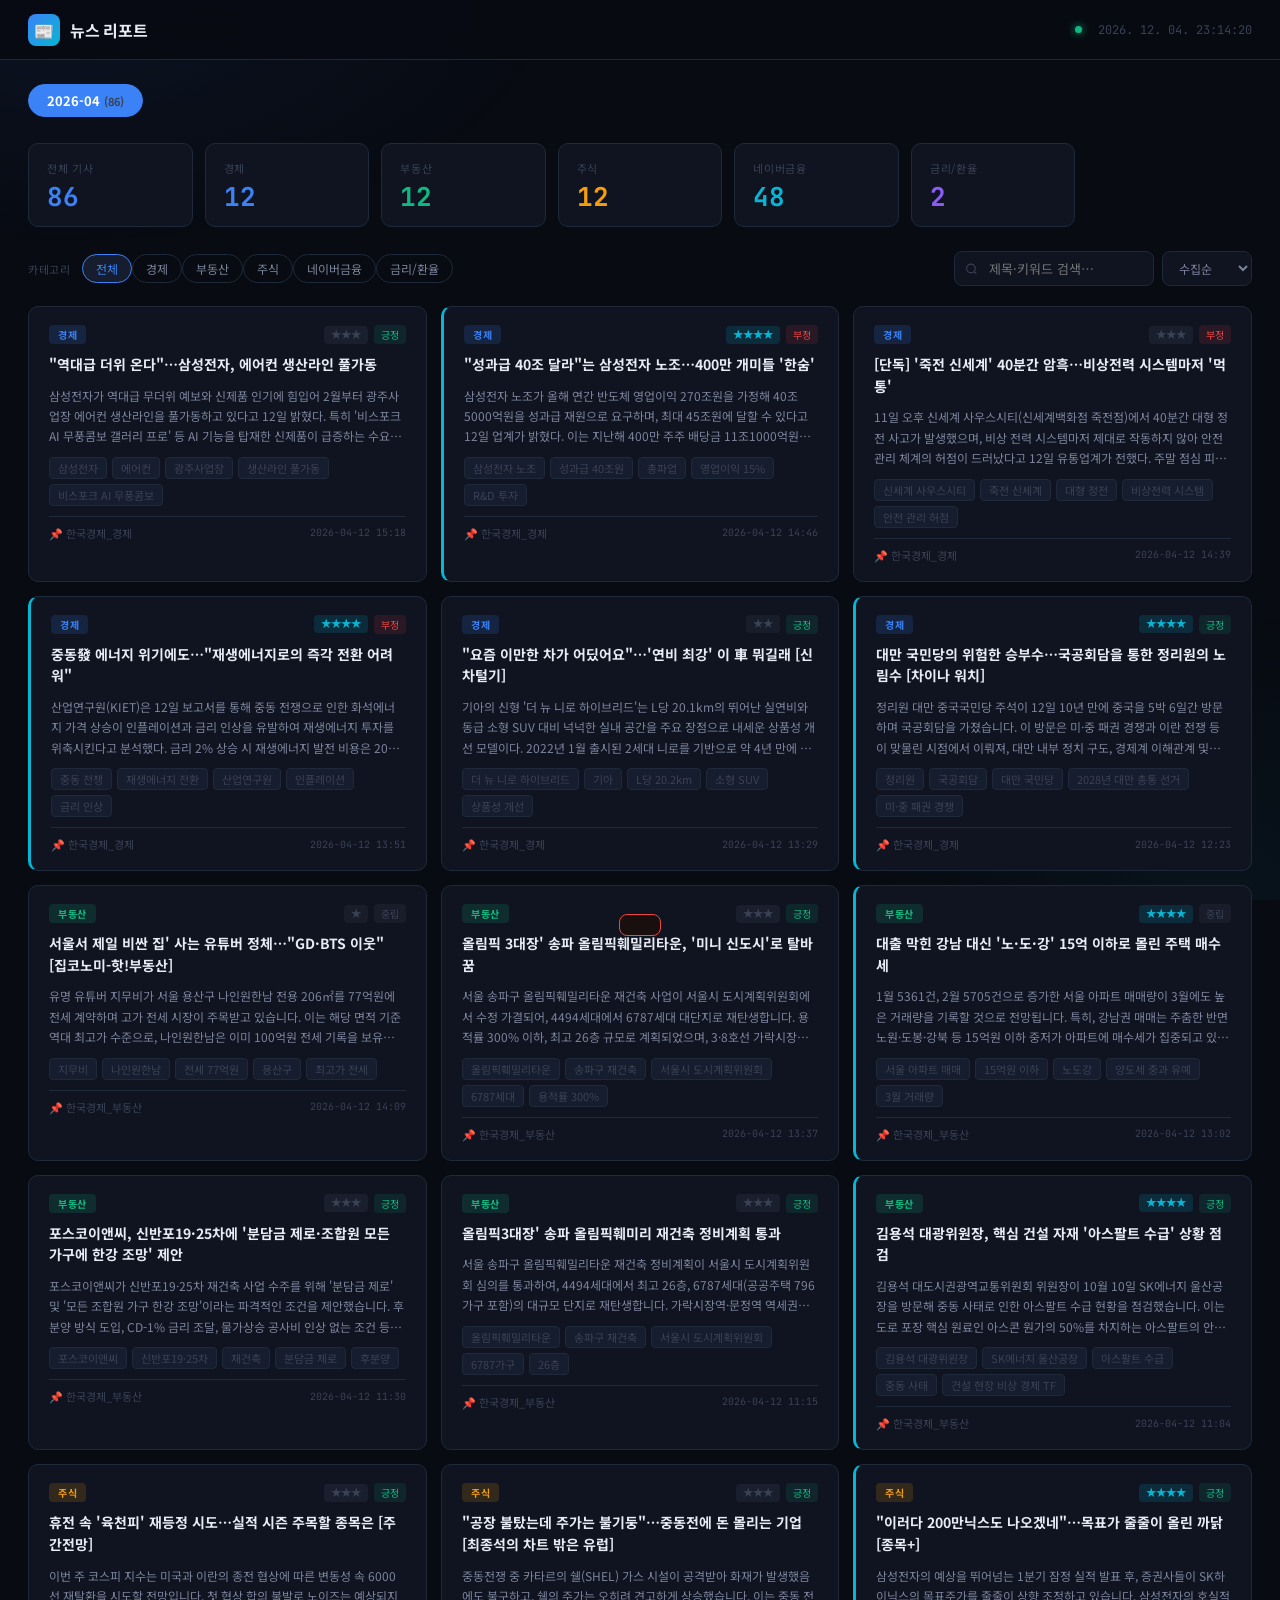
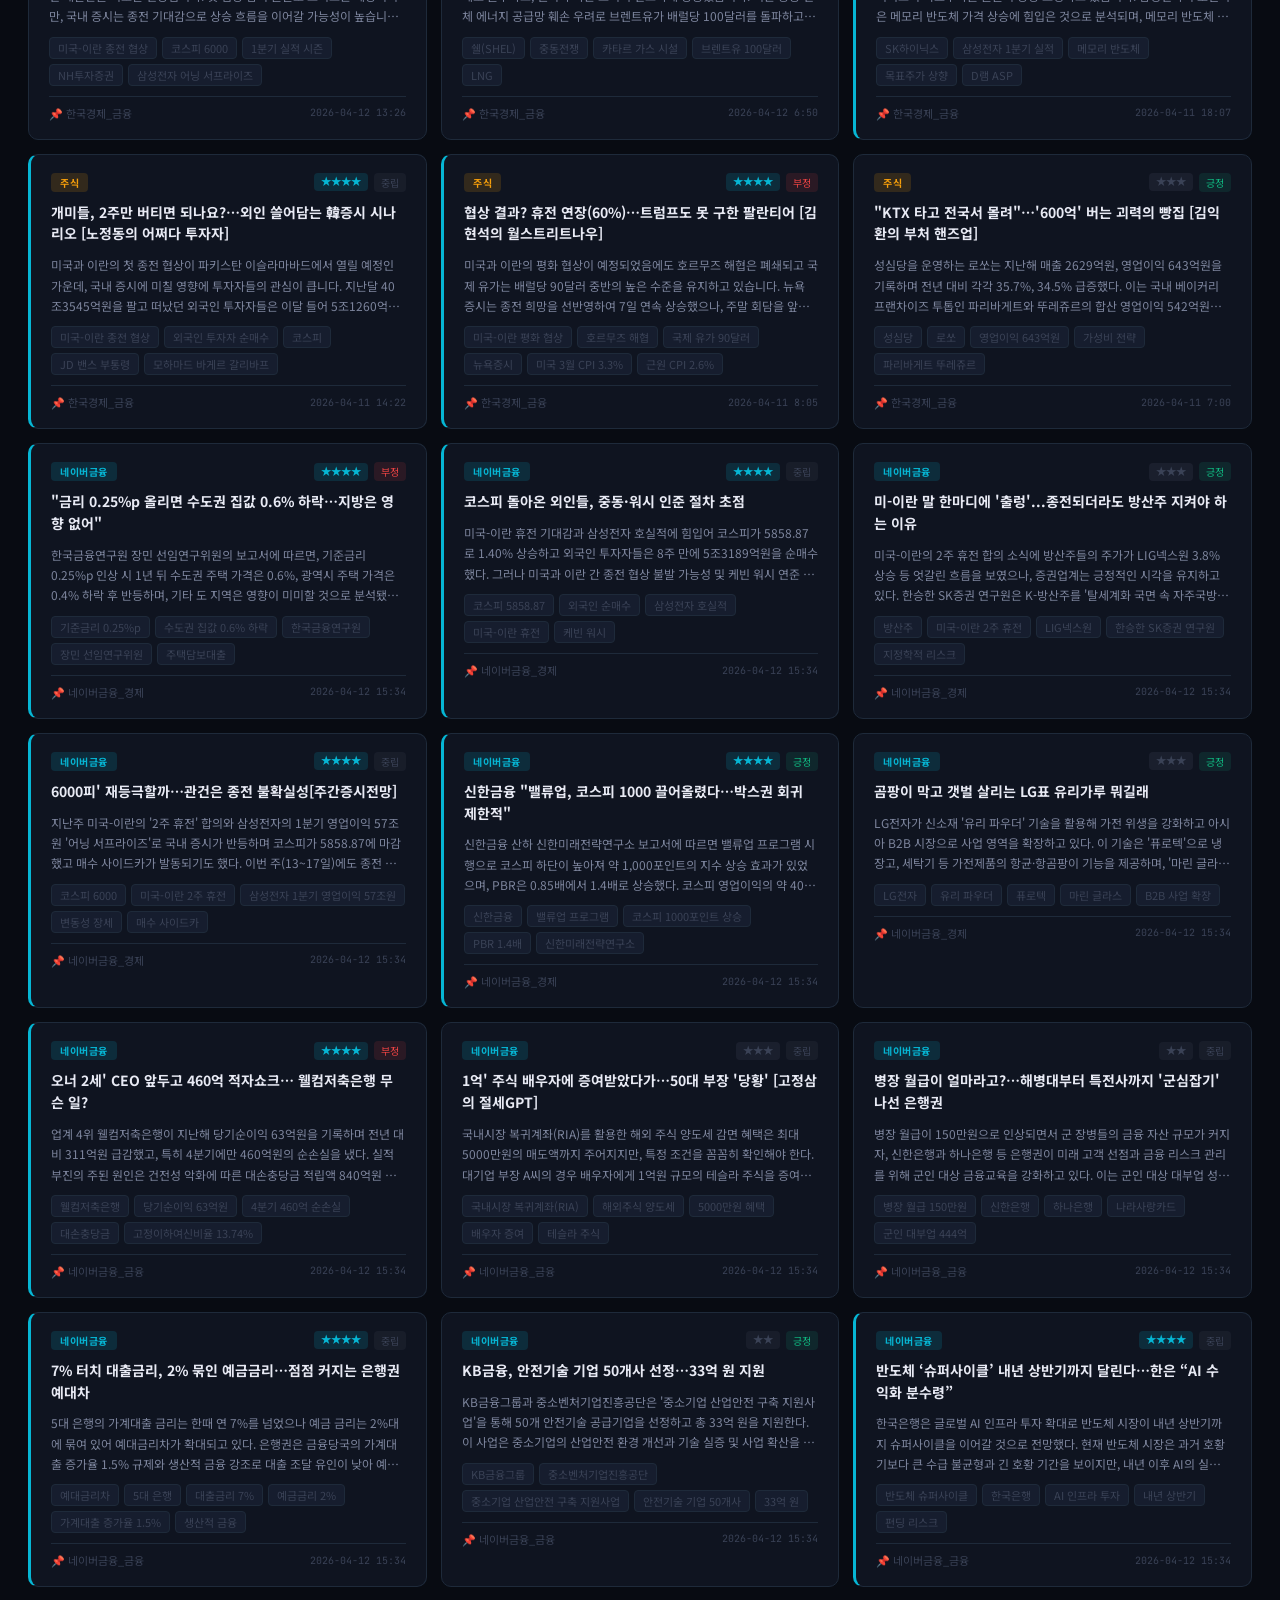
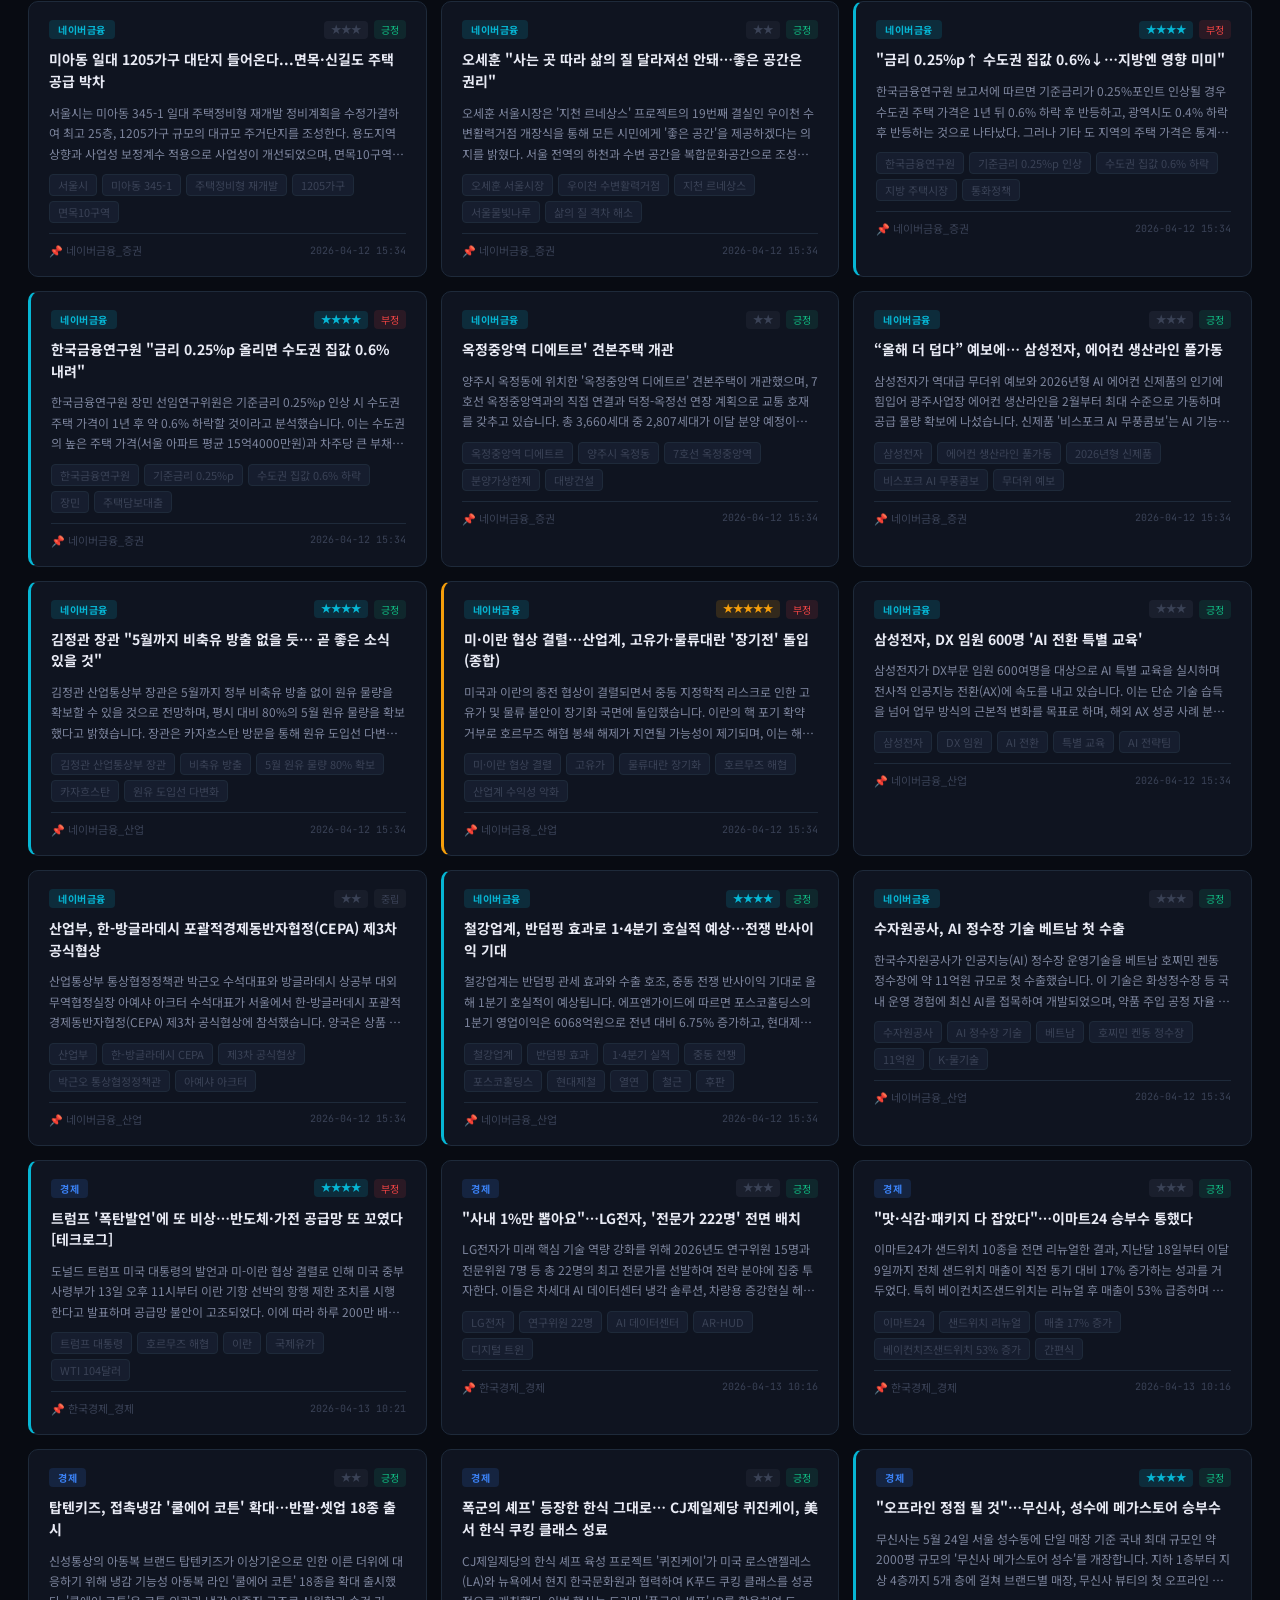
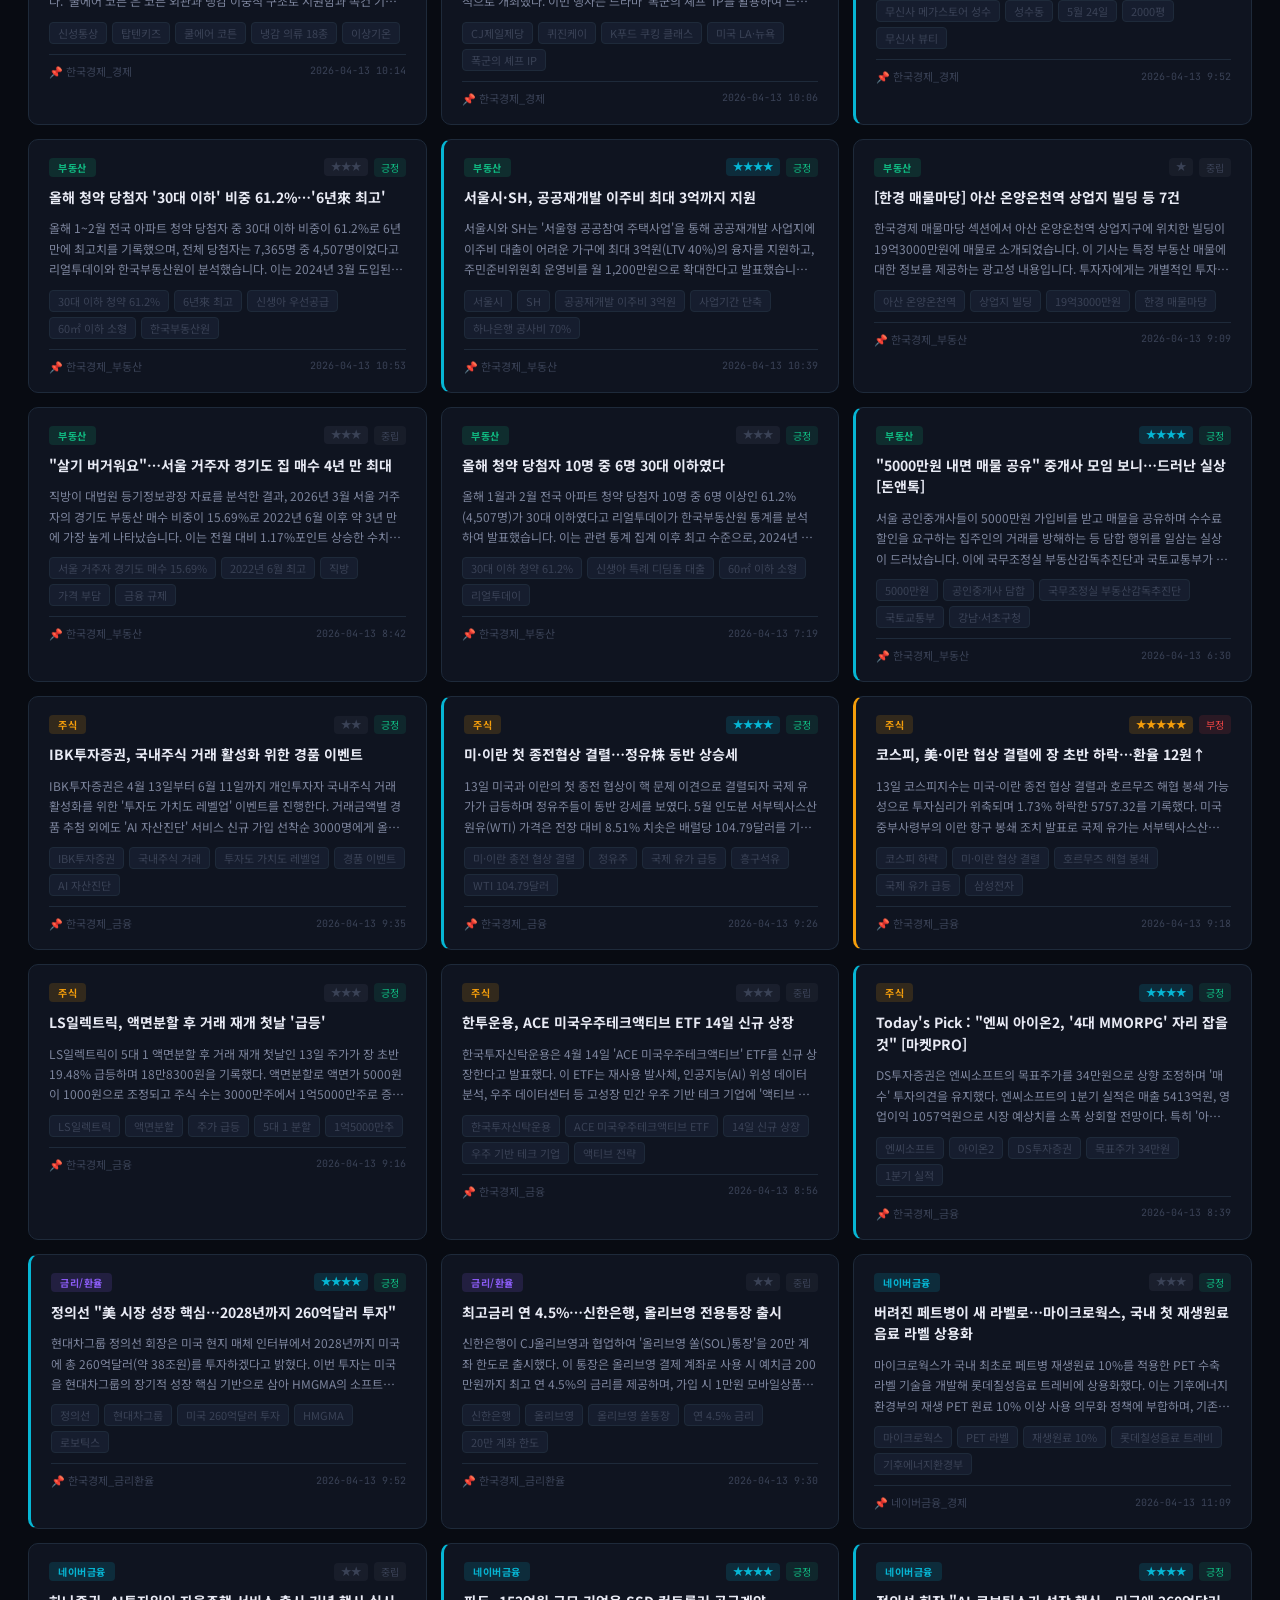
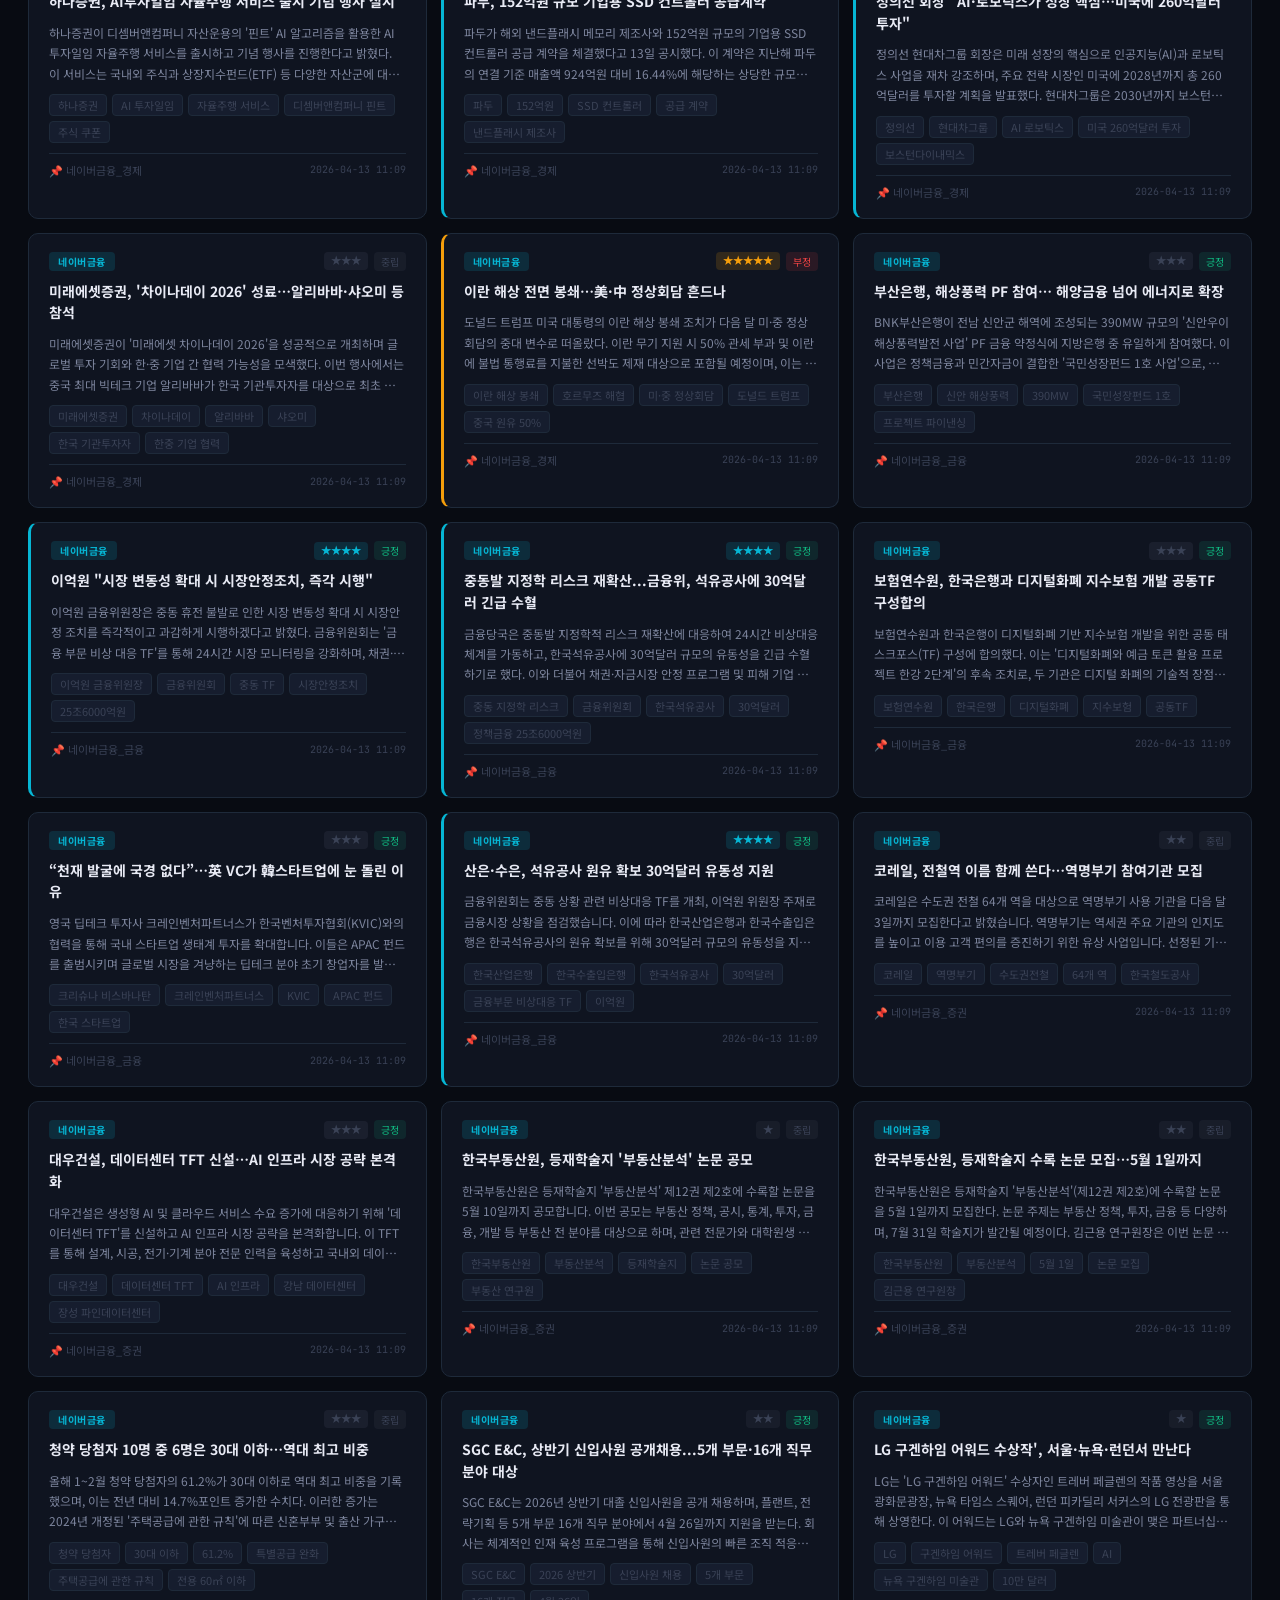
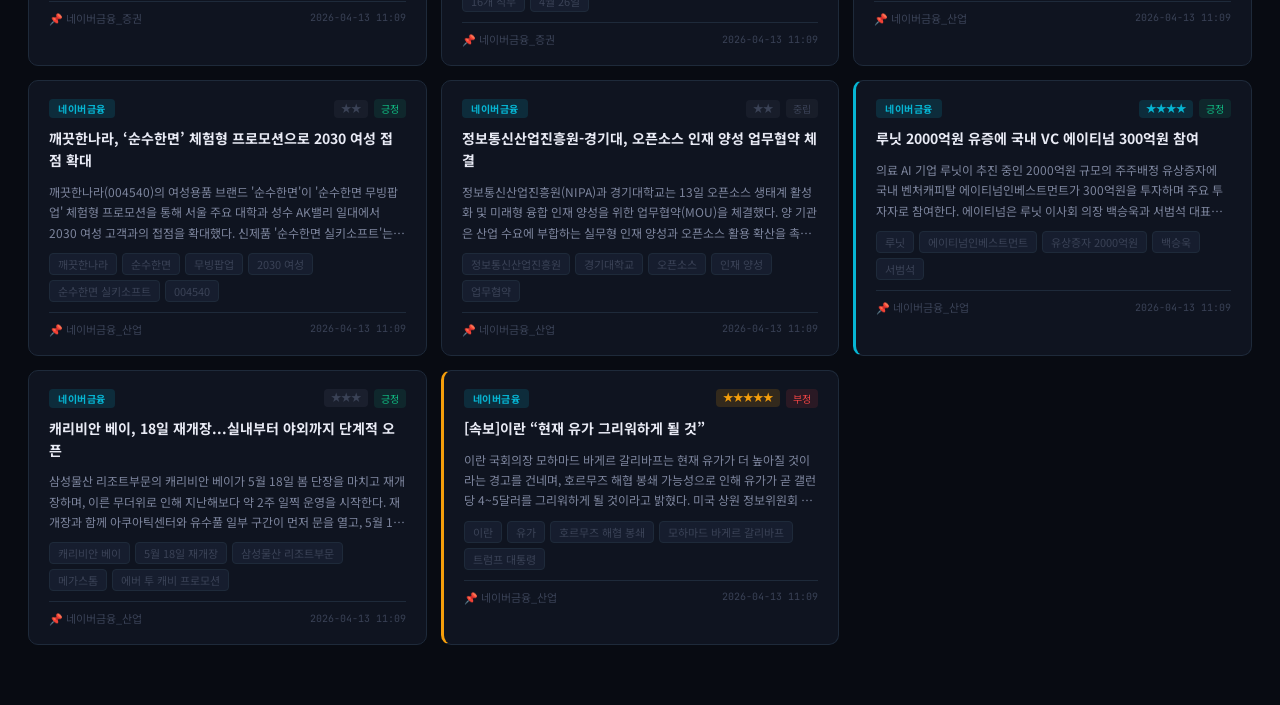
<file: docs/index.html>
<!DOCTYPE html>
<html lang="ko">
<head>
<meta charset="UTF-8">
<meta name="viewport" content="width=device-width, initial-scale=1.0">
<title>뉴스 리포트</title>
<link rel="preconnect" href="https://fonts.googleapis.com">
<link href="https://fonts.googleapis.com/css2?family=Noto+Sans+KR:wght@300;400;500;700;900&family=JetBrains+Mono:wght@400;500&display=swap" rel="stylesheet">
<style>
:root {
  --bg:       #080b12;
  --bg2:      #0f1420;
  --bg3:      #161d2e;
  --border:   #1e2a3a;
  --accent:   #3b82f6;
  --accent2:  #06b6d4;
  --green:    #10b981;
  --yellow:   #f59e0b;
  --red:      #ef4444;
  --purple:   #8b5cf6;
  --text1:    #e8eaf4;
  --text2:    #7c849c;
  --text3:    #3a4256;
  --mono:     'JetBrains Mono', monospace;
  --font:     'Noto Sans KR', sans-serif;
  --r:        10px;
}
*,*::before,*::after{box-sizing:border-box;margin:0;padding:0}
html{scroll-behavior:smooth}
body{font-family:var(--font);background:var(--bg);color:var(--text1);min-height:100vh;overflow-x:hidden}

/* 배경 효과 */
body::before{
  content:'';position:fixed;inset:0;
  background:
    radial-gradient(ellipse 70% 50% at 5% 0%, rgba(59,130,246,.07) 0%, transparent 55%),
    radial-gradient(ellipse 50% 60% at 95% 100%, rgba(6,182,212,.05) 0%, transparent 55%);
  pointer-events:none;z-index:0;
}

/* ── 헤더 ── */
header{
  position:sticky;top:0;z-index:200;
  background:rgba(8,11,18,.9);backdrop-filter:blur(20px);
  border-bottom:1px solid var(--border);
  height:60px;padding:0 28px;
  display:flex;align-items:center;justify-content:space-between;
}
.logo{display:flex;align-items:center;gap:10px;font-weight:700;font-size:16px;letter-spacing:-.3px}
.logo-icon{
  width:32px;height:32px;border-radius:8px;
  background:linear-gradient(135deg,var(--accent),var(--accent2));
  display:grid;place-items:center;font-size:16px;
}
.header-meta{display:flex;align-items:center;gap:16px}
#clock{font-family:var(--mono);font-size:12px;color:var(--text3)}
.live-dot{
  width:7px;height:7px;border-radius:50%;background:var(--green);
  box-shadow:0 0 8px var(--green);
  animation:blink 2s ease-in-out infinite;
}
@keyframes blink{0%,100%{opacity:1}50%{opacity:.3}}

/* ── 레이아웃 ── */
.wrap{position:relative;z-index:1;max-width:1440px;margin:0 auto;padding:24px 28px 60px}

/* ── 월 탭 ── */
.month-bar{
  display:flex;align-items:center;gap:8px;
  overflow-x:auto;padding-bottom:2px;margin-bottom:24px;
  scrollbar-width:none;
}
.month-bar::-webkit-scrollbar{display:none}
.month-tab{
  flex-shrink:0;padding:6px 18px;border-radius:20px;
  border:1px solid var(--border);background:transparent;
  color:var(--text2);font-size:13px;font-family:var(--font);
  cursor:pointer;transition:all .2s;white-space:nowrap;
}
.month-tab:hover{border-color:var(--accent);color:var(--accent)}
.month-tab.active{background:var(--accent);border-color:var(--accent);color:#fff;font-weight:700}

/* ── 통계 카드 ── */
.stat-grid{display:grid;grid-template-columns:repeat(auto-fill,minmax(150px,1fr));gap:12px;margin-bottom:24px}
.stat-card{
  background:var(--bg2);border:1px solid var(--border);border-radius:var(--r);
  padding:16px 18px;transition:border-color .2s;
}
.stat-card:hover{border-color:var(--border)}
.stat-label{font-size:11px;letter-spacing:.7px;text-transform:uppercase;color:var(--text3);margin-bottom:8px}
.stat-val{font-family:var(--mono);font-size:26px;font-weight:700;line-height:1}
.c-blue{color:var(--accent)} .c-cyan{color:var(--accent2)}
.c-green{color:var(--green)} .c-yellow{color:var(--yellow)}
.c-purple{color:var(--purple)} .c-red{color:var(--red)}

/* ── 필터 바 ── */
.filter-bar{
  display:flex;align-items:center;gap:8px;flex-wrap:wrap;
  margin-bottom:20px;
}
.filter-label{font-size:11px;color:var(--text3);letter-spacing:.5px;margin-right:4px}
.chip{
  padding:5px 13px;border-radius:16px;
  border:1px solid var(--border);background:transparent;
  color:var(--text2);font-size:12px;font-family:var(--font);
  cursor:pointer;transition:all .15s;white-space:nowrap;
}
.chip:hover,.chip.active{
  background:var(--bg3);border-color:var(--accent);color:var(--accent);
}
.chip.imp5.active{border-color:var(--yellow);color:var(--yellow)}
.chip.imp4.active{border-color:var(--accent2);color:var(--accent2)}

.filter-right{margin-left:auto;display:flex;align-items:center;gap:8px}
.search-box{position:relative}
.search-box input{
  background:var(--bg2);border:1px solid var(--border);
  border-radius:8px;padding:7px 12px 7px 34px;
  color:var(--text1);font-size:13px;font-family:var(--font);
  outline:none;width:200px;transition:border-color .2s;
}
.search-box input:focus{border-color:var(--accent)}
.search-icon{position:absolute;left:11px;top:50%;transform:translateY(-50%);color:var(--text3)}
.sort-select{
  background:var(--bg2);border:1px solid var(--border);border-radius:8px;
  padding:7px 12px;color:var(--text2);font-size:12px;font-family:var(--font);
  outline:none;cursor:pointer;
}

/* ── 카드 그리드 ── */
#cards{
  display:grid;
  grid-template-columns:repeat(auto-fill,minmax(380px,1fr));
  gap:14px;
}
.card{
  background:var(--bg2);border:1px solid var(--border);border-radius:var(--r);
  padding:18px 20px;display:flex;flex-direction:column;gap:10px;
  transition:transform .2s,border-color .2s,box-shadow .2s;
  animation:fadeUp .35s ease both;cursor:default;
}
.card:hover{
  transform:translateY(-2px);
  border-color:rgba(59,130,246,.4);
  box-shadow:0 6px 24px rgba(59,130,246,.08);
}
/* 중요도 색상 */
.card.imp5{border-left:3px solid var(--yellow)}
.card.imp4{border-left:3px solid var(--accent2)}

@keyframes fadeUp{from{opacity:0;transform:translateY(12px)}to{opacity:1;transform:translateY(0)}}

.card-top{display:flex;align-items:center;gap:8px;justify-content:space-between}
.cat-badge{
  font-size:10px;font-weight:700;letter-spacing:.5px;
  padding:2px 9px;border-radius:4px;white-space:nowrap;
}
.cat-경제{background:rgba(59,130,246,.15);color:var(--accent)}
.cat-부동산{background:rgba(16,185,129,.15);color:var(--green)}
.cat-주식{background:rgba(245,158,11,.15);color:var(--yellow)}
.cat-금리환율,.cat-금리\/환율{background:rgba(139,92,246,.15);color:var(--purple)}
.cat-네이버금융{background:rgba(6,182,212,.15);color:var(--accent2)}
.cat-default{background:rgba(124,130,160,.15);color:var(--text2)}

.card-right{display:flex;align-items:center;gap:6px}
.imp-badge{
  font-family:var(--mono);font-size:10px;font-weight:700;
  padding:2px 7px;border-radius:4px;
}
.imp-5{background:rgba(245,158,11,.15);color:var(--yellow)}
.imp-4{background:rgba(6,182,212,.15);color:var(--accent2)}
.imp-3{background:rgba(124,130,160,.1);color:var(--text3)}
.imp-1,.imp-2{background:rgba(60,64,80,.2);color:var(--text3)}

.sent-badge{font-size:10px;padding:2px 7px;border-radius:4px}
.sent-긍정{background:rgba(16,185,129,.12);color:var(--green)}
.sent-부정{background:rgba(239,68,68,.12);color:var(--red)}
.sent-중립{background:rgba(60,64,80,.2);color:var(--text3)}

.card-title{font-size:14px;font-weight:700;line-height:1.55;color:var(--text1)}
.card-title a{color:inherit;text-decoration:none;transition:color .2s}
.card-title a:hover{color:var(--accent)}

.card-summary{
  font-size:12px;line-height:1.7;color:var(--text2);
  display:-webkit-box;-webkit-line-clamp:3;-webkit-box-orient:vertical;overflow:hidden;
}

.card-keywords{display:flex;flex-wrap:wrap;gap:5px}
.kw{
  font-size:11px;padding:2px 8px;border-radius:4px;
  background:var(--bg3);border:1px solid var(--border);color:var(--text3);
}

.card-footer{
  display:flex;align-items:center;justify-content:space-between;
  padding-top:8px;border-top:1px solid var(--border);
}
.card-media{font-size:11px;color:var(--text3)}
.card-pub{font-family:var(--mono);font-size:10px;color:var(--text3)}

/* ── 빈 상태 / 스켈레톤 ── */
#empty{grid-column:1/-1;text-align:center;padding:60px 20px;color:var(--text3)}
#empty .ico{font-size:40px;margin-bottom:12px}

.skel{background:var(--bg2);border:1px solid var(--border);border-radius:var(--r);padding:18px 20px;display:flex;flex-direction:column;gap:10px}
.sh{border-radius:4px;animation:shimmer 1.3s infinite;
  background:linear-gradient(90deg,var(--bg2) 25%,var(--bg3) 50%,var(--bg2) 75%);
  background-size:200% 100%;}
@keyframes shimmer{0%{background-position:200% 0}100%{background-position:-200% 0}}

/* ── 토스트 ── */
#toast{
  position:fixed;bottom:24px;left:50%;transform:translateX(-50%) translateY(60px);
  background:#1a0f0f;border:1px solid var(--red);color:var(--red);
  padding:10px 20px;border-radius:8px;font-size:13px;
  transition:transform .3s;z-index:999;
}
#toast.show{transform:translateX(-50%) translateY(0)}

/* ── 반응형 ── */
@media(max-width:640px){
  header{padding:0 16px}
  .wrap{padding:16px 16px 40px}
  #cards{grid-template-columns:1fr}
}
</style>
</head>
<body>

<header>
  <div class="logo">
    <div class="logo-icon">📰</div>
    뉴스 리포트
  </div>
  <div class="header-meta">
    <div class="live-dot"></div>
    <span id="clock"></span>
  </div>
</header>

<div class="wrap">
  <div class="month-bar" id="month-bar"></div>
  <div class="stat-grid" id="stat-grid" style="display:none"></div>
  <div class="filter-bar" id="filter-bar" style="display:none">
    <span class="filter-label">카테고리</span>
    <div id="cat-chips"></div>
    <div class="filter-right">
      <div class="search-box">
        <svg class="search-icon" width="13" height="13" viewBox="0 0 24 24" fill="none" stroke="currentColor" stroke-width="2"><circle cx="11" cy="11" r="8"/><path d="m21 21-4.35-4.35"/></svg>
        <input type="text" id="search" placeholder="제목·키워드 검색…" oninput="render()">
      </div>
      <select class="sort-select" id="sort-sel" onchange="render()">
        <option value="collected">수집순</option>
        <option value="importance">중요도순</option>
        <option value="published">발행순</option>
      </select>
    </div>
  </div>
  <div id="cards"></div>
</div>

<div id="toast"></div>

<script>
// ── 상태 ──────────────────────────────────────────────────────
const S = {
  months: [],       // index.json 월 목록
  articles: [],     // 현재 월 기사
  curMonth: '',
  activeCat: '전체',
};

// ── 초기화 ────────────────────────────────────────────────────
window.onload = () => {
  startClock();
  loadIndex();
};

function startClock() {
  const el = document.getElementById('clock');
  const tick = () => {
    el.textContent = new Date().toLocaleString('ko-KR', {
      year:'numeric', month:'2-digit', day:'2-digit',
      hour:'2-digit', minute:'2-digit', second:'2-digit', hour12:false
    });
  };
  tick(); setInterval(tick, 1000);
}

// ── index.json 로드 ───────────────────────────────────────────
async function loadIndex() {
  try {
    const res  = await fetch('data/index.json?t=' + Date.now());
    if (!res.ok) throw new Error('index.json 없음');
    const data = await res.json();
    S.months = data.months || [];

    // 월 탭 렌더
    const bar = document.getElementById('month-bar');
    bar.innerHTML = [...S.months].reverse().map(m => `
      <button class="month-tab" data-m="${m.month}" onclick="selectMonth('${m.month}')">
        ${m.month} <span style="color:var(--text3);font-size:11px">(${m.total})</span>
      </button>
    `).join('');

    // 가장 최신 월 자동 로드
    if (S.months.length) {
      const latest = S.months[S.months.length - 1].month;
      selectMonth(latest);
    }
  } catch(e) {
    // index.json 없으면 현재 월 직접 시도
    const cur = new Date().toISOString().slice(0,7);
    const bar = document.getElementById('month-bar');
    bar.innerHTML = `<button class="month-tab active" data-m="${cur}" onclick="selectMonth('${cur}')">${cur}</button>`;
    loadMonth(cur);
  }
}

// ── 월 선택 ───────────────────────────────────────────────────
function selectMonth(m) {
  S.curMonth = m;
  S.activeCat = '전체';
  document.querySelectorAll('.month-tab').forEach(t =>
    t.classList.toggle('active', t.dataset.m === m)
  );
  loadMonth(m);
}

// ── 월 JSON 로드 ──────────────────────────────────────────────
async function loadMonth(m) {
  showSkeleton();
  try {
    const res = await fetch(`data/${m}.json?t=` + Date.now());
    if (!res.ok) throw new Error(`${m}.json 없음`);
    const data = await res.json();
    S.articles = data.articles || [];
    buildStats(data);
    buildCatChips();
    render();
  } catch(e) {
    toast('데이터를 불러올 수 없습니다: ' + e.message);
    document.getElementById('cards').innerHTML =
      `<div id="empty"><div class="ico">📭</div><p>아직 수집된 데이터가 없습니다.</p></div>`;
  }
}

// ── 통계 ─────────────────────────────────────────────────────
const CAT_COLORS = {
  '경제':'c-blue','부동산':'c-green','주식':'c-yellow',
  '금리/환율':'c-purple','네이버금융':'c-cyan',
};

function buildStats(data) {
  const cats = {};
  (data.articles||[]).forEach(a => { cats[a.category] = (cats[a.category]||0) + 1; });

  const grid = document.getElementById('stat-grid');
  grid.style.display = 'grid';
  grid.innerHTML = [
    `<div class="stat-card"><div class="stat-label">전체 기사</div><div class="stat-val c-blue">${data.total}</div></div>`,
    ...Object.entries(cats).map(([c,n]) =>
      `<div class="stat-card"><div class="stat-label">${c}</div><div class="stat-val ${CAT_COLORS[c]||'c-cyan'}">${n}</div></div>`
    )
  ].join('');
}

// ── 카테고리 칩 ──────────────────────────────────────────────
function buildCatChips() {
  const cats = ['전체', ...new Set(S.articles.map(a => a.category))];
  const wrap = document.getElementById('cat-chips');
  wrap.innerHTML = cats.map(c =>
    `<button class="chip ${c===S.activeCat?'active':''}" onclick="setCat('${c}',this)">${c}</button>`
  ).join('');
  document.getElementById('filter-bar').style.display = 'flex';
}

function setCat(c, el) {
  S.activeCat = c;
  document.querySelectorAll('#cat-chips .chip').forEach(b => b.classList.remove('active'));
  el.classList.add('active');
  render();
}

// ── 카드 렌더 ─────────────────────────────────────────────────
function render() {
  const q    = (document.getElementById('search')?.value||'').toLowerCase();
  const sort = document.getElementById('sort-sel')?.value || 'collected';

  let list = S.articles.filter(a => {
    const catOk = S.activeCat === '전체' || a.category === S.activeCat;
    const qOk   = !q || a.title.toLowerCase().includes(q)
                     || a.keywords.toLowerCase().includes(q)
                     || a.summary.toLowerCase().includes(q);
    return catOk && qOk;
  });

  // 정렬
  if (sort === 'importance') list.sort((a,b) => (+b.importance||0) - (+a.importance||0));
  else if (sort === 'published') list.sort((a,b) => (b.published||'').localeCompare(a.published||''));

  const grid = document.getElementById('cards');
  if (!list.length) {
    grid.innerHTML = `<div id="empty"><div class="ico">🔍</div><p>조건에 맞는 기사가 없습니다.</p></div>`;
    return;
  }

  grid.innerHTML = list.map((a, i) => {
    const catKey = a.category.replace('/','\/');
    const catCls = `cat-${catKey}`;
    const impCls = `imp${a.importance}`;
    const impBadge = `imp-${a.importance}`;
    const sentCls  = `sent-${a.sentiment}`;
    const kws = (a.keywords||'').split(',').map(k=>k.trim()).filter(Boolean);

    return `
<div class="card ${impCls}" style="animation-delay:${Math.min(i*30,400)}ms">
  <div class="card-top">
    <span class="cat-badge ${catCls}">${a.category}</span>
    <div class="card-right">
      <span class="imp-badge ${impBadge}">${'★'.repeat(+a.importance||1)}</span>
      <span class="sent-badge ${sentCls}">${a.sentiment||'중립'}</span>
    </div>
  </div>
  <div class="card-title">
    <a href="${a.url}" target="_blank" rel="noopener">${a.title}</a>
  </div>
  ${a.summary ? `<div class="card-summary">${a.summary}</div>` : ''}
  ${kws.length ? `<div class="card-keywords">${kws.map(k=>`<span class="kw">${k}</span>`).join('')}</div>` : ''}
  <div class="card-footer">
    <span class="card-media">📌 ${a.media}</span>
    <span class="card-pub">${a.published || a.collected || ''}</span>
  </div>
</div>`;
  }).join('');
}

// ── 스켈레톤 ─────────────────────────────────────────────────
function showSkeleton() {
  document.getElementById('cards').innerHTML = Array(6).fill(`
    <div class="skel">
      <div class="sh" style="height:14px;width:100px"></div>
      <div class="sh" style="height:17px;width:88%"></div>
      <div class="sh" style="height:12px"></div>
      <div class="sh" style="height:12px;width:70%"></div>
    </div>`).join('');
}

// ── 토스트 ───────────────────────────────────────────────────
function toast(msg) {
  const t = document.getElementById('toast');
  t.textContent = msg; t.classList.add('show');
  setTimeout(() => t.classList.remove('show'), 3500);
}
</script>
</body>
</html>
</file>
